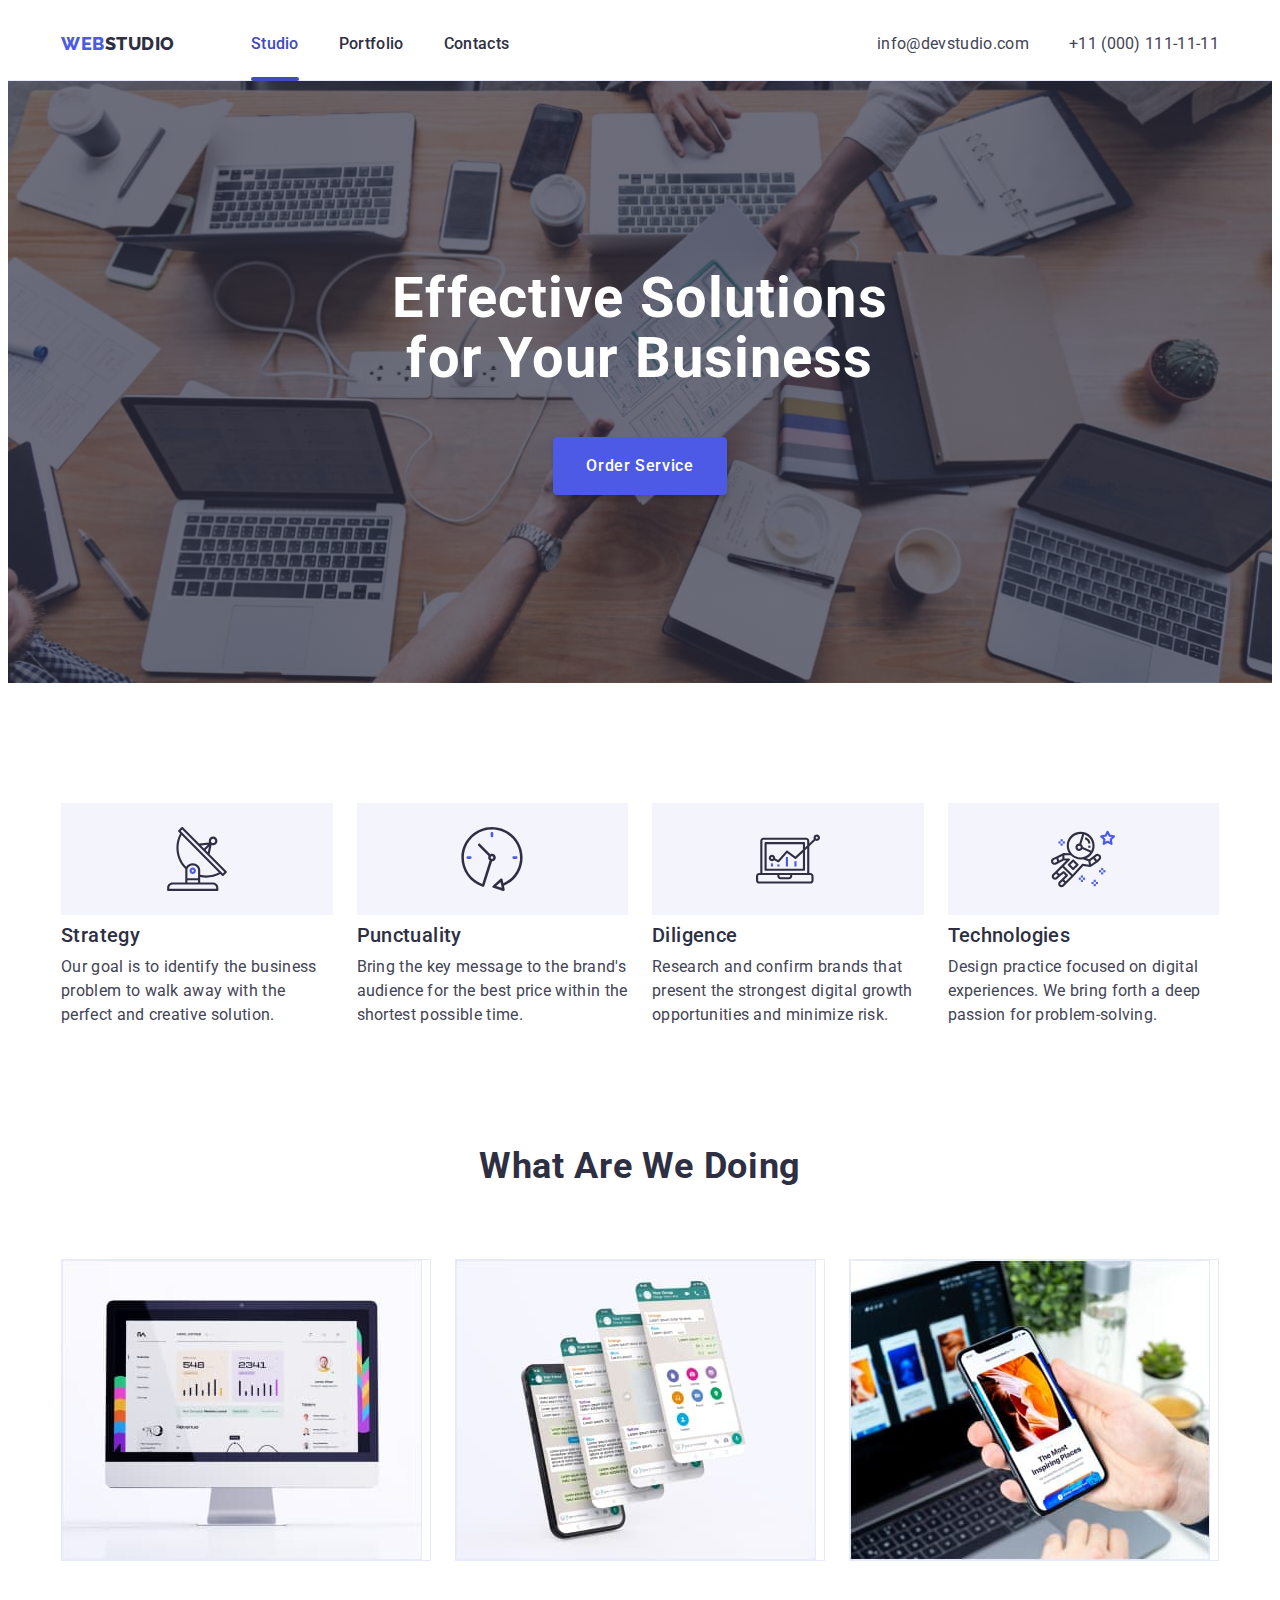
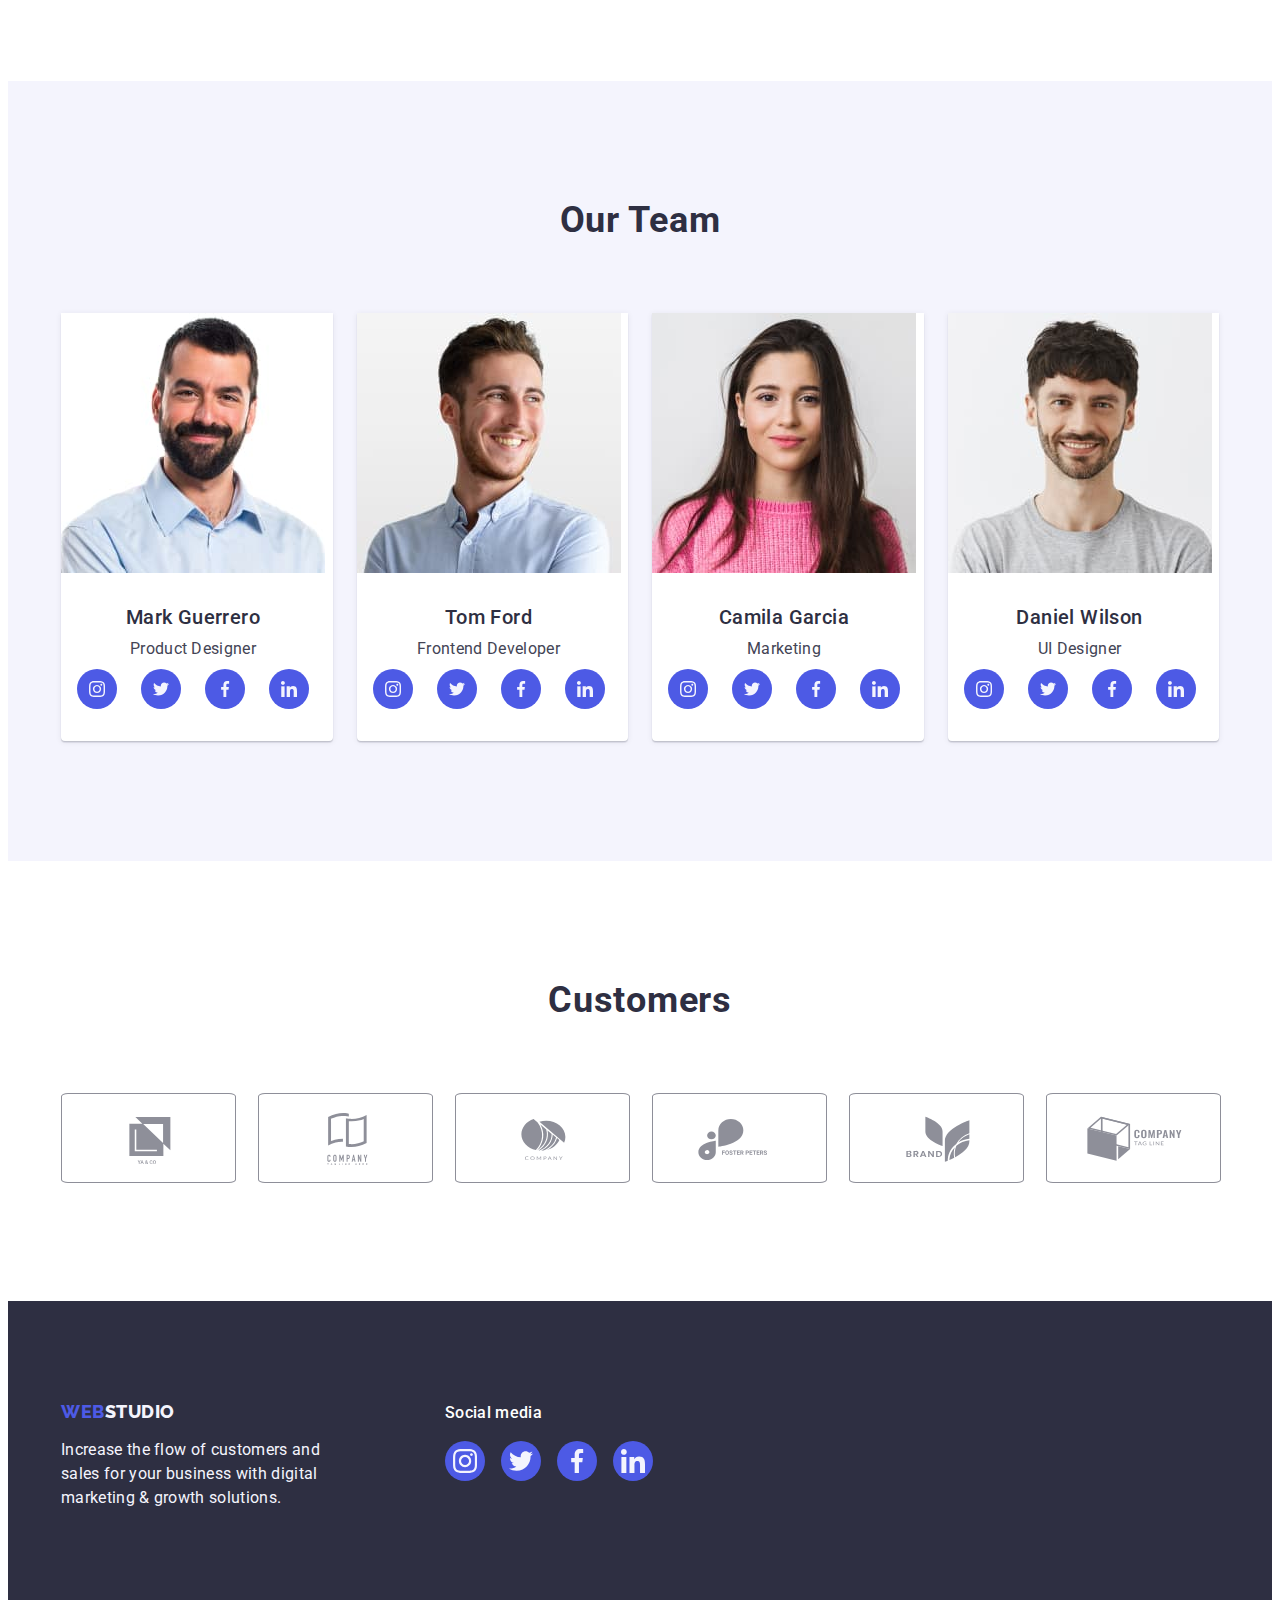
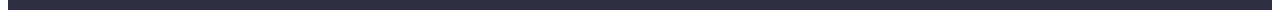
<file: index.html>
<!DOCTYPE html>
<html lang="en">
  <head>
    <meta charset="UTF-8" />
    <meta http-equiv="X-UA-Compatible" content="IE=edge" />
    <meta name="viewport" content="width=device-width, initial-scale=1.0" />
    <title>Студія</title>
    <link rel="preconnect" href="https://fonts.googleapis.com" />
    <link rel="preconnect" href="https://fonts.gstatic.com" crossorigin />
    <link
      href="https://fonts.googleapis.com/css2?family=Raleway:wght@800&family=Roboto:wght@400;500;700;900&display=swap"
      rel="stylesheet"
    />
    <link
      rel="stylesheet"
      href="https://cdnjs.cloudflare.com/ajax/libs/modern-normalize/1.1.0/modern-normalize.min.css"
      integrity="sha512-wpPYUAdjBVSE4KJnH1VR1HeZfpl1ub8YT/NKx4PuQ5NmX2tKuGu6U/JRp5y+Y8XG2tV+wKQpNHVUX03MfMFn9Q=="
      crossorigin="anonymous"
      referrerpolicy="no-referrer"
    />
    <link rel="stylesheet" href="./css/styles.css" />
  </head>
  <body class="body">
    <!-- Header -->
    <header class="header">
      <div class="container main-header">
        <nav class="header-navigation">
          <a href="./index.html" class="header-logo logo link"
            >Web<span class="color-logo">Studio</span></a
          >
          <ul class="header-list list">
            <li class="item">
              <a href="./index.html" class="header-link link active">Studio</a>
            </li>
            <li class="item">
              <a href="./portfolio.html" class="header-link link">Portfolio</a>
            </li>
            <li class="item">
              <a href="" class="header-link link">Contacts</a>
            </li>
          </ul>
        </nav>
        <address class="header-address">
          <ul class="header-address-list list">
            <li class="item">
              <a
                href="mailto:info@devstudio.com"
                class="header-address-link link"
                >info@devstudio.com</a
              >
            </li>
            <li class="item">
              <a href="tel:+110001111111" class="header-address-link link"
                >+11 (000) 111-11-11</a
              >
            </li>
          </ul>
        </address>
      </div>
    </header>

    <main>
      <!-- Hero -->
      <section class="hero">
        <div class="container">
          <h1 class="hero-title">Effective Solutions for Your Business</h1>
          <button type="button" class="hero-button button" data-modal-open>
            Order Service
          </button>
        </div>
      </section>

      <!-- Features -->
      <section class="features section">
        <div class="container">
          <h2 class="features-title section-title" hidden>Features</h2>
          <ul class="features-list list">
            <li class="features-item item">
              <div class="features-pic">
                <svg class="features-icon" width="64px" height="64px">
                  <use href="./images/icons/icons.svg#icon-icon-antenna"></use>
                </svg>
              </div>
              <h3 class="features-item-title item-title">Strategy</h3>
              <p class="features-text text">
                Our goal is to identify the business problem to walk away with
                the perfect and creative solution.
              </p>
            </li>
            <li class="features-item item">
              <div class="features-pic">
                <svg class="features-icon" width="64px" height="64px">
                  <use href="./images/icons/icons.svg#icon-icon-clock"></use>
                </svg>
              </div>
              <h3 class="features-item-title item-title">Punctuality</h3>
              <p class="features-text text">
                Bring the key message to the brand's audience for the best price
                within the shortest possible time.
              </p>
            </li>
            <li class="features-item item">
              <div class="features-pic">
                <svg class="features-icon" width="64px" height="64px">
                  <use href="./images/icons/icons.svg#icon-icon-diagram"></use>
                </svg>
              </div>
              <h3 class="features-item-title item-title">Diligence</h3>
              <p class="features-text text">
                Research and confirm brands that present the strongest digital
                growth opportunities and minimize risk.
              </p>
            </li>
            <li class="features-item item">
              <div class="features-pic">
                <svg class="features-icon" width="64px" height="64px">
                  <use
                    href="./images/icons/icons.svg#icon-icon-astronaut"
                  ></use>
                </svg>
              </div>
              <h3 class="features-item-title item-title">Technologies</h3>
              <p class="features-text text">
                Design practice focused on digital experiences. We bring forth a
                deep passion for problem-solving.
              </p>
            </li>
          </ul>
        </div>
      </section>

      <!-- What are we doing -->
      <section class="doing section">
        <div class="container">
          <h2 class="doing-title section-title">What are we doing</h2>
          <ul class="doing-list list">
            <li class="doing-item item">
              <img
                src="./images/doing/pic-1.jpg"
                alt="monitor screen"
                width="360"
                height="300"
              />
            </li>
            <li class="doing-item item">
              <img
                src="./images/doing/pic-2.jpg"
                alt="mobile phone screen"
                width="360"
                height="300"
              />
            </li>
            <li class="doing-item item">
              <img
                src="./images/doing/pic-3.jpg"
                alt="laptop and mobile phone"
                width="360"
                height="300"
              />
            </li>
          </ul>
        </div>
      </section>

      <!-- Our Team -->
      <section class="team section">
        <div class="container">
          <h2 class="team-title section-title">Our Team</h2>
          <ul class="team-list list">
            <li class="team-item item">
              <div class="team-card-item">
                <div class="team-card-thumb">
                  <img
                    src="./images/employees/mark-guerrero.jpg"
                    alt="Mark Guerrero"
                    width="264"
                    height="260"
                  />
                </div>
                <div class="team-card-content">
                  <h3 class="team-item-title item-title">Mark Guerrero</h3>
                  <p class="team-text text">Product Designer</p>
                  <ul class="team-soc-list list">
                    <li class="team-soc-item">
                      <a href="" class="team-soc-link link">
                        <svg class="team-soc-icon" width="16" height="16">
                          <use
                            href="./images/icons/icons.svg#icon-instagram"
                          ></use>
                        </svg>
                      </a>
                    </li>
                    <li class="team-soc-item">
                      <a href="" class="team-soc-link link">
                        <svg class="team-soc-icon" width="16" height="16">
                          <use
                            href="./images/icons/icons.svg#icon-twitter"
                          ></use>
                        </svg>
                      </a>
                    </li>
                    <li class="team-soc-item">
                      <a href="" class="team-soc-link link">
                        <svg class="team-soc-icon" width="16" height="16">
                          <use
                            href="./images/icons/icons.svg#icon-facebook"
                          ></use>
                        </svg>
                      </a>
                    </li>
                    <li class="team-soc-item">
                      <a href="" class="team-soc-link link">
                        <svg class="team-soc-icon" width="16" height="16">
                          <use
                            href="./images/icons/icons.svg#icon-linkedin"
                          ></use>
                        </svg>
                      </a>
                    </li>
                  </ul>
                </div>
              </div>
            </li>

            <li class="team-item item">
              <div class="team-card-item">
                <div class="team-card-thumb">
                  <img
                    src="./images/employees/tom-ford.jpg"
                    alt="Tom Ford"
                    width="264"
                    height="260"
                  />
                </div>
                <div class="team-card-content">
                  <h3 class="team-item-title item-title">Tom Ford</h3>
                  <p class="team-text text">Frontend Developer</p>
                  <ul class="team-soc-list list">
                    <li class="team-soc-item">
                      <a href="" class="team-soc-link link">
                        <svg class="team-soc-icon" width="16" height="16">
                          <use
                            href="./images/icons/icons.svg#icon-instagram"
                          ></use>
                        </svg>
                      </a>
                    </li>
                    <li class="team-soc-item">
                      <a href="" class="team-soc-link link">
                        <svg class="team-soc-icon" width="16" height="16">
                          <use
                            href="./images/icons/icons.svg#icon-twitter"
                          ></use>
                        </svg>
                      </a>
                    </li>
                    <li class="team-soc-item">
                      <a href="" class="team-soc-link link">
                        <svg class="team-soc-icon" width="16" height="16">
                          <use
                            href="./images/icons/icons.svg#icon-facebook"
                          ></use>
                        </svg>
                      </a>
                    </li>
                    <li class="team-soc-item">
                      <a href="" class="team-soc-link link">
                        <svg class="team-soc-icon" width="16" height="16">
                          <use
                            href="./images/icons/icons.svg#icon-linkedin"
                          ></use>
                        </svg>
                      </a>
                    </li>
                  </ul>
                </div>
              </div>
            </li>

            <li class="team-item item">
              <div class="team-card-item">
                <div class="team-card-thumb">
                  <img
                    src="./images/employees/camila-garcia.jpg"
                    alt="Camila Garcia"
                    width="264"
                    height="260"
                  />
                </div>
                <div class="team-card-content">
                  <h3 class="team-item-title item-title">Camila Garcia</h3>
                  <p class="team-text text">Marketing</p>
                  <ul class="team-soc-list list">
                    <li class="team-soc-item">
                      <a href="" class="team-soc-link link">
                        <svg class="team-soc-icon" width="16" height="16">
                          <use
                            href="./images/icons/icons.svg#icon-instagram"
                          ></use>
                        </svg>
                      </a>
                    </li>
                    <li class="team-soc-item">
                      <a href="" class="team-soc-link link">
                        <svg class="team-soc-icon" width="16" height="16">
                          <use
                            href="./images/icons/icons.svg#icon-twitter"
                          ></use>
                        </svg>
                      </a>
                    </li>
                    <li class="team-soc-item">
                      <a href="" class="team-soc-link link">
                        <svg class="team-soc-icon" width="16" height="16">
                          <use
                            href="./images/icons/icons.svg#icon-facebook"
                          ></use>
                        </svg>
                      </a>
                    </li>
                    <li class="team-soc-item">
                      <a href="" class="team-soc-link link">
                        <svg class="team-soc-icon" width="16" height="16">
                          <use
                            href="./images/icons/icons.svg#icon-linkedin"
                          ></use>
                        </svg>
                      </a>
                    </li>
                  </ul>
                </div>
              </div>
            </li>

            <li class="team-item item">
              <div class="team-card-item">
                <div class="team-card-thumb">
                  <img
                    src="./images/employees/daniel-wilson.jpg"
                    alt="Daniel Wilson"
                    width="264"
                    height="260"
                  />
                </div>
                <div class="team-card-content">
                  <h3 class="team-item-title item-title">Daniel Wilson</h3>
                  <p class="team-text text">UI Designer</p>
                  <ul class="team-soc-list list">
                    <li class="team-soc-item">
                      <a href="" class="team-soc-link link">
                        <svg class="team-soc-icon" width="16" height="16">
                          <use
                            href="./images/icons/icons.svg#icon-instagram"
                          ></use>
                        </svg>
                      </a>
                    </li>
                    <li class="team-soc-item">
                      <a href="" class="team-soc-link link">
                        <svg class="team-soc-icon" width="16" height="16">
                          <use
                            href="./images/icons/icons.svg#icon-twitter"
                          ></use>
                        </svg>
                      </a>
                    </li>
                    <li class="team-soc-item">
                      <a href="" class="team-soc-link link">
                        <svg class="team-soc-icon" width="16" height="16">
                          <use
                            href="./images/icons/icons.svg#icon-facebook"
                          ></use>
                        </svg>
                      </a>
                    </li>
                    <li class="team-soc-item">
                      <a href="" class="team-soc-link link">
                        <svg class="team-soc-icon" width="16" height="16">
                          <use
                            href="./images/icons/icons.svg#icon-linkedin"
                          ></use>
                        </svg>
                      </a>
                    </li>
                  </ul>
                </div>
              </div>
            </li>
          </ul>
        </div>
      </section>

      <!-- Customers -->
      <section class="customers section">
        <div class="container">
          <h2 class="customers-title section-title">Customers</h2>
          <ul class="customers-list list">
            <li class="customers-item">
              <a href="" class="customers-link link">
                <svg class="customers-icon" width="104" height="56">
                  <use href="./images/icons/icons.svg#icon-logo-client1"></use>
                </svg>
              </a>
            </li>
            <li class="customers-item">
              <a href="" class="customers-link link">
                <svg class="customers-icon" width="104" height="56">
                  <use href="./images/icons/icons.svg#icon-logo-client2"></use>
                </svg>
              </a>
            </li>
            <li class="customers-item">
              <a href="" class="customers-link link">
                <svg class="customers-icon" width="104" height="56">
                  <use href="./images/icons/icons.svg#icon-logo-client3"></use>
                </svg>
              </a>
            </li>
            <li class="customers-item">
              <a href="" class="customers-link link">
                <svg class="customers-icon" width="104" height="56">
                  <use href="./images/icons/icons.svg#icon-logo-client4"></use>
                </svg>
              </a>
            </li>
            <li class="customers-item">
              <a href="" class="customers-link link">
                <svg class="customers-icon" width="104" height="56">
                  <use href="./images/icons/icons.svg#icon-logo-client5"></use>
                </svg>
              </a>
            </li>
            <li class="customers-item">
              <a href="" class="customers-link link">
                <svg class="customers-icon" width="104" height="56">
                  <use href="./images/icons/icons.svg#icon-logo-client6"></use>
                </svg>
              </a>
            </li>
          </ul>
        </div>
      </section>
    </main>

    <!-- Footer -->
    <footer class="footer">
      <div class="container main-footer">
        <div class="footer-logo-text">
          <a href="./index.html" class="footer-logo logo link"
            >Web<span class="color-logo-footer">Studio</span></a
          >
          <p class="footer-text">
            Increase the flow of customers and sales for your business with
            digital marketing & growth solutions.
          </p>
        </div>
        <div class="footer-sotial-media">
          <p class="footer-sotial-title">Social media</p>
          <ul class="footer-soc-list list">
            <li class="footer-soc-item item">
              <a href="" class="footer-soc-link link">
                <svg class="footer-soc-icon" width="24" height="24">
                  <use href="./images/icons/icons.svg#icon-instagram"></use>
                </svg>
              </a>
            </li>
            <li class="footer-soc-item item">
              <a href="" class="footer-soc-link link">
                <svg class="footer-soc-icon" width="24" height="24">
                  <use href="./images/icons/icons.svg#icon-twitter"></use>
                </svg>
              </a>
            </li>
            <li class="footer-soc-item item">
              <a href="" class="footer-soc-link link">
                <svg class="footer-soc-icon" width="24" height="24">
                  <use href="./images/icons/icons.svg#icon-facebook"></use>
                </svg>
              </a>
            </li>
            <li class="footer-soc-item item">
              <a href="" class="footer-soc-link link">
                <svg class="footer-soc-icon" width="24" height="24">
                  <use href="./images/icons/icons.svg#icon-linkedin"></use>
                </svg>
              </a>
            </li>
          </ul>
        </div>
      </div>
    </footer>

    <div class="backdrop is-hidden" data-modal>
      <div class="modal">
        <button type="button" class="modal-close-btn" data-modal-close>
          <svg class="modal-close-btn-icon" width="8" height="8">
            <use href="./images/icons/icons.svg#icon-clouse-modal"></use>
          </svg>
        </button>
      </div>
    </div>

    <script src="./js/modal.js"></script>
  </body>
</html>
</file>
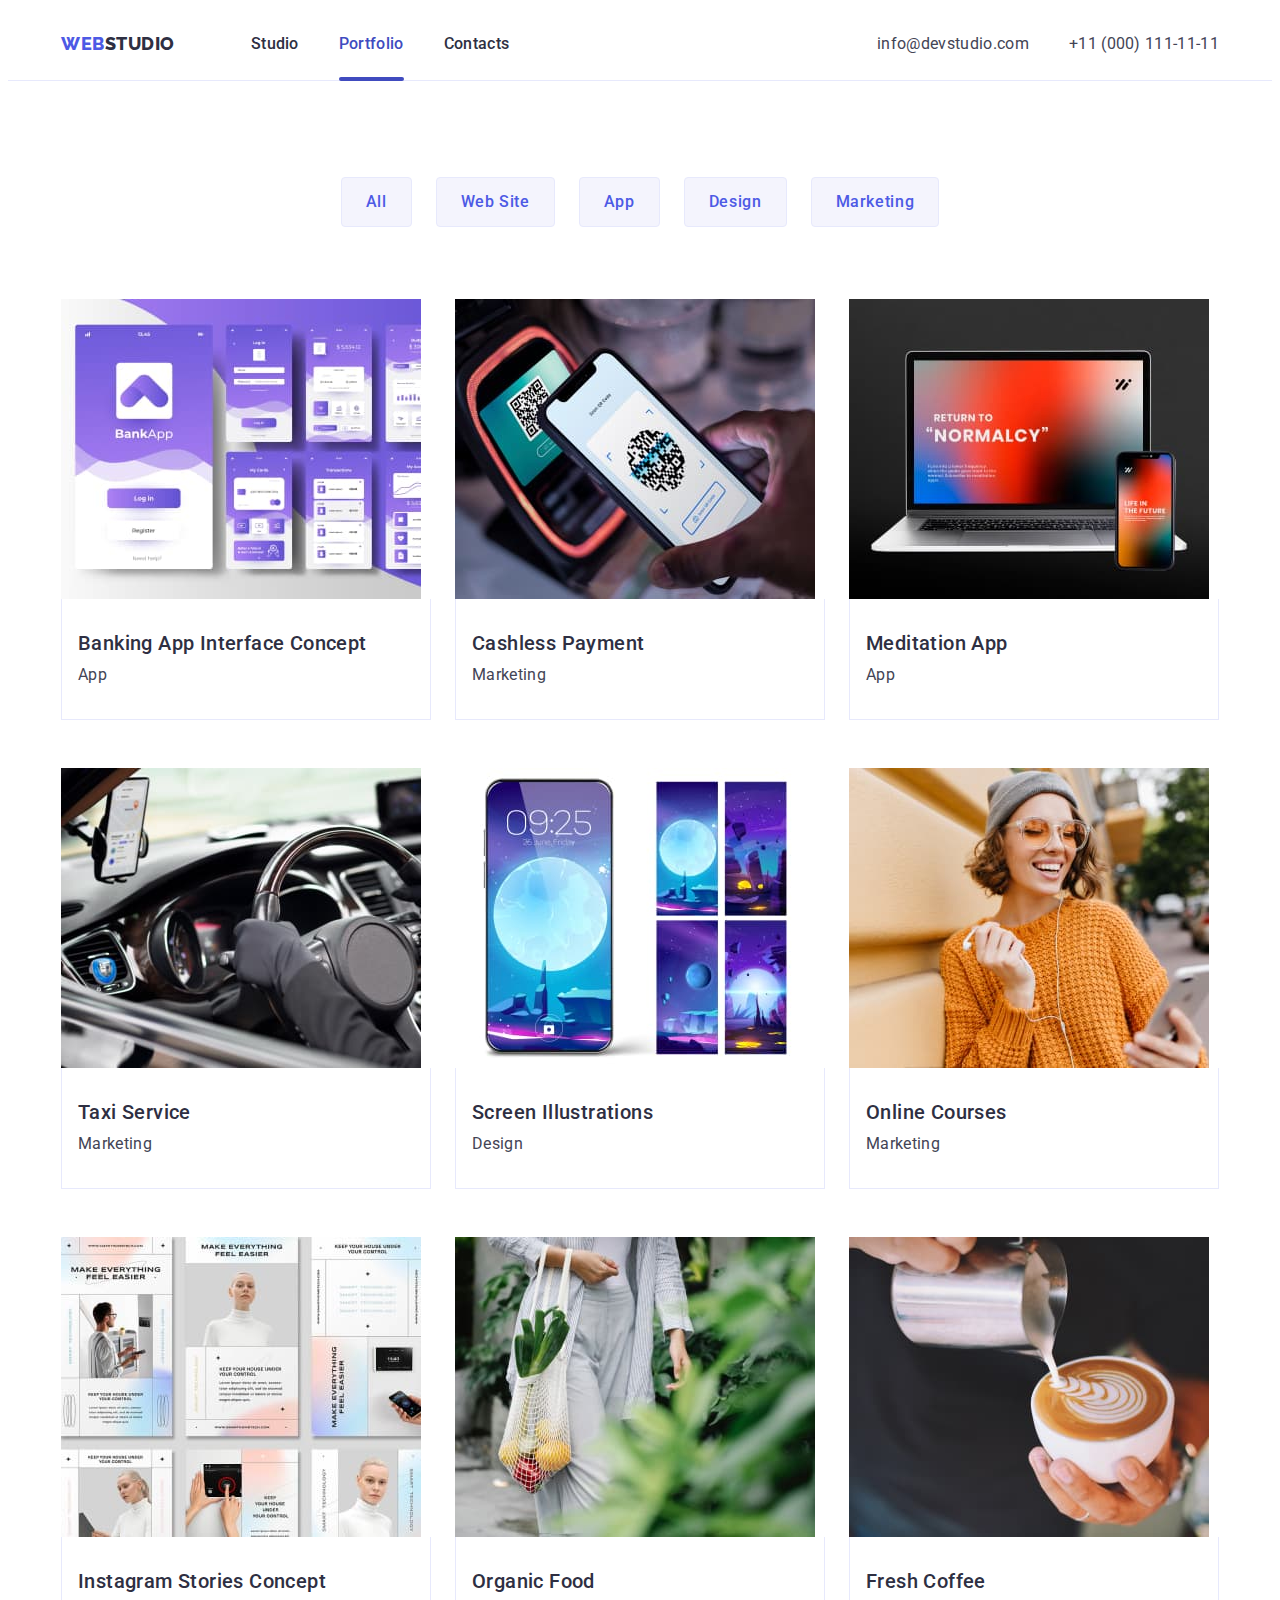
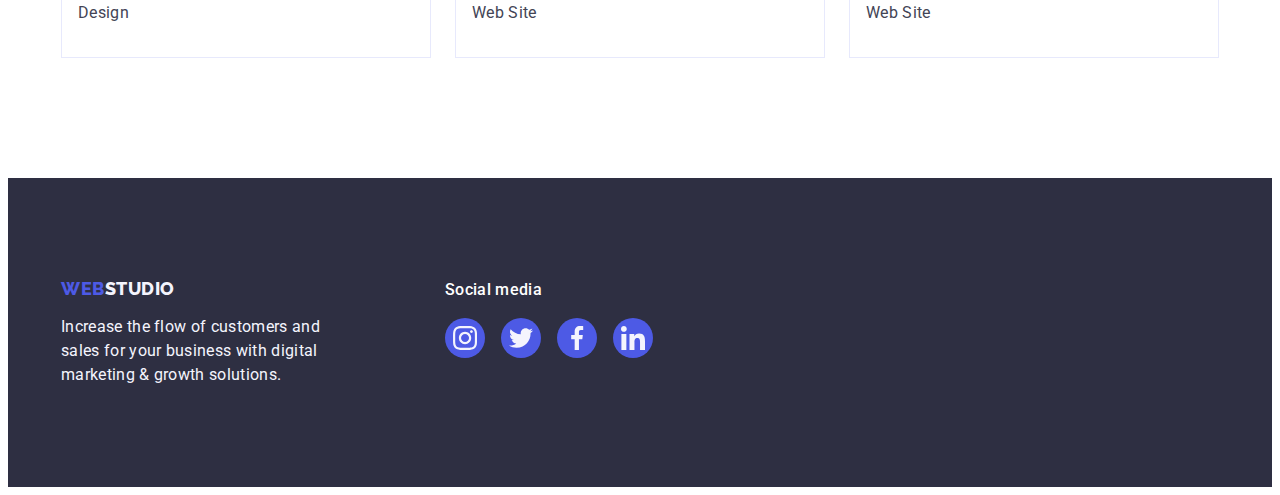
<file: portfolio.html>
<!DOCTYPE html>
<html lang="en">
  <head>
    <meta charset="UTF-8" />
    <meta http-equiv="X-UA-Compatible" content="IE=edge" />
    <meta name="viewport" content="width=device-width, initial-scale=1.0" />
    <title>Портфоліо</title>
    <link rel="preconnect" href="https://fonts.googleapis.com" />
    <link rel="preconnect" href="https://fonts.gstatic.com" crossorigin />
    <link
      href="https://fonts.googleapis.com/css2?family=Raleway:wght@800&family=Roboto:wght@400;500;700;900&display=swap"
      rel="stylesheet"
    />
    <link
      rel="stylesheet"
      href="https://cdnjs.cloudflare.com/ajax/libs/modern-normalize/1.1.0/modern-normalize.min.css"
      integrity="sha512-wpPYUAdjBVSE4KJnH1VR1HeZfpl1ub8YT/NKx4PuQ5NmX2tKuGu6U/JRp5y+Y8XG2tV+wKQpNHVUX03MfMFn9Q=="
      crossorigin="anonymous"
      referrerpolicy="no-referrer"
    />
    <link rel="stylesheet" href="./css/styles.css" />
  </head>
  <body class="body">
    <!-- Header -->
    <header class="header">
      <div class="container main-header">
        <nav class="header-navigation">
          <a href="./index.html" class="header-logo logo link"
            >Web<span class="color-logo">Studio</span></a
          >
          <ul class="header-list list">
            <li class="item">
              <a href="./index.html" class="header-link link">Studio</a>
            </li>
            <li class="item">
              <a href="./portfolio.html" class="header-link link active"
                >Portfolio</a
              >
            </li>
            <li class="item">
              <a href="" class="header-link link">Contacts</a>
            </li>
          </ul>
        </nav>
        <address class="header-address">
          <ul class="header-address-list list">
            <li class="item">
              <a
                href="mailto:info@devstudio.com"
                class="header-address-link link"
                >info@devstudio.com</a
              >
            </li>
            <li class="item">
              <a href="tel:+110001111111" class="header-address-link link"
                >+11 (000) 111-11-11</a
              >
            </li>
          </ul>
        </address>
      </div>
    </header>
    <main>
      <!--Portfolio-->
      <section class="portfolio">
        <div class="container">
          <h1 class="Portfolio section" hidden>Portfolio</h1>
          <ul class="filter-list list">
            <li>
              <button type="button" class="filter-list-btn button">All</button>
            </li>
            <li>
              <button type="button" class="filter-list-btn button">
                Web Site
              </button>
            </li>
            <li>
              <button type="button" class="filter-list-btn button">App</button>
            </li>
            <li>
              <button type="button" class="filter-list-btn button">
                Design
              </button>
            </li>
            <li>
              <button type="button" class="filter-list-btn button">
                Marketing
              </button>
            </li>
          </ul>

          <ul class="portfolio-list list">
            <li class="portfolio-item item">
              <a href="" class="portfolio-link link">
                <div class="card-thumb">
                  <img
                    src="./images/portfolio/banking-app.jpg"
                    alt="Banking App Interface Concept"
                    width="360"
                    height="300"
                  />
                  <p class="portfolio-overlay text">
                    14 Stylish and User-Friendly App Design Concepts · Task
                    Manager App · Calorie Tracker App · Exotic Fruit Ecommerce
                    App · Cloud Storage App
                  </p>
                </div>
                <div class="card-content">
                  <h2 class="portfolio-item-title item-title">
                    Banking App Interface Concept
                  </h2>
                  <p class="portfolio-text text">App</p>
                </div>
              </a>
            </li>

            <li class="portfolio-item item">
              <a href="" class="portfolio-link link">
                <div class="card-thumb">
                  <img
                    src="./images/portfolio/cashless-payment.jpg"
                    alt="Cashless Payment"
                    width="360"
                    height="300"
                  />
                  <p class="portfolio-overlay text">
                    14 Stylish and User-Friendly App Design Concepts · Task
                    Manager App · Calorie Tracker App · Exotic Fruit Ecommerce
                    App · Cloud Storage App
                  </p>
                </div>
                <div class="card-content">
                  <h2 class="portfolio-item-title item-title">
                    Cashless Payment
                  </h2>
                  <p class="portfolio-text text">Marketing</p>
                </div>
              </a>
            </li>

            <li class="portfolio-item item">
              <a href="" class="portfolio-link link">
                <div class="card-thumb">
                  <img
                    src="./images/portfolio/meditation-app.jpg"
                    alt="Meditation App"
                    width="360"
                    height="300"
                  />
                  <p class="portfolio-overlay text">
                    14 Stylish and User-Friendly App Design Concepts · Task
                    Manager App · Calorie Tracker App · Exotic Fruit Ecommerce
                    App · Cloud Storage App
                  </p>
                </div>
                <div class="card-content">
                  <h2 class="portfolio-item-title item-title">
                    Meditation App
                  </h2>
                  <p class="portfolio-text text">App</p>
                </div>
              </a>
            </li>

            <li class="portfolio-item item">
              <a href="" class="portfolio-link link">
                <div class="card-thumb">
                  <img
                    src="./images/portfolio/taxi-service.jpg"
                    alt="Taxi Service"
                    width="360"
                    height="300"
                  />
                  <p class="portfolio-overlay text">
                    14 Stylish and User-Friendly App Design Concepts · Task
                    Manager App · Calorie Tracker App · Exotic Fruit Ecommerce
                    App · Cloud Storage App
                  </p>
                </div>
                <div class="card-content">
                  <h2 class="portfolio-item-title item-title">Taxi Service</h2>
                  <p class="portfolio-text text">Marketing</p>
                </div>
              </a>
            </li>

            <li class="portfolio-item item">
              <a href="" class="portfolio-link link">
                <div class="card-thumb">
                  <img
                    src="./images/portfolio/screen-illustrations.jpg"
                    alt="Screen Illustrations"
                    width="360"
                    height="300"
                  />
                  <p class="portfolio-overlay text">
                    14 Stylish and User-Friendly App Design Concepts · Task
                    Manager App · Calorie Tracker App · Exotic Fruit Ecommerce
                    App · Cloud Storage App
                  </p>
                </div>
                <div class="card-content">
                  <h2 class="portfolio-item-title item-title">
                    Screen Illustrations
                  </h2>
                  <p class="portfolio-text text">Design</p>
                </div>
              </a>
            </li>

            <li class="portfolio-item item">
              <a href="" class="portfolio-link link">
                <div class="card-thumb">
                  <img
                    src="./images/portfolio/online-courses.jpg"
                    alt="Online Courses"
                    width="360"
                    height="300"
                  />
                  <p class="portfolio-overlay text">
                    14 Stylish and User-Friendly App Design Concepts · Task
                    Manager App · Calorie Tracker App · Exotic Fruit Ecommerce
                    App · Cloud Storage App
                  </p>
                </div>
                <div class="card-content">
                  <h2 class="portfolio-item-title item-title">
                    Online Courses
                  </h2>
                  <p class="portfolio-text text">Marketing</p>
                </div>
              </a>
            </li>

            <li class="portfolio-item item">
              <a href="" class="portfolio-link link">
                <div class="card-thumb">
                  <img
                    src="./images/portfolio/instagram-stories.jpg"
                    alt="Instagram Stories Concept"
                    width="360"
                    height="300"
                  />
                  <p class="portfolio-overlay text">
                    14 Stylish and User-Friendly App Design Concepts · Task
                    Manager App · Calorie Tracker App · Exotic Fruit Ecommerce
                    App · Cloud Storage App
                  </p>
                </div>
                <div class="card-content">
                  <h2 class="portfolio-item-title item-title">
                    Instagram Stories Concept
                  </h2>
                  <p class="portfolio-text text">Design</p>
                </div>
              </a>
            </li>

            <li class="portfolio-item item">
              <a href="" class="portfolio-link link">
                <div class="card-thumb">
                  <img
                    src="./images/portfolio/organic-food.jpg"
                    alt="Organic Food"
                    width="360"
                    height="300"
                  />
                  <p class="portfolio-overlay text">
                    14 Stylish and User-Friendly App Design Concepts · Task
                    Manager App · Calorie Tracker App · Exotic Fruit Ecommerce
                    App · Cloud Storage App
                  </p>
                </div>
                <div class="card-content">
                  <h2 class="portfolio-item-title item-title">Organic Food</h2>
                  <p class="portfolio-text text">Web Site</p>
                </div>
              </a>
            </li>

            <li class="portfolio-item item">
              <a href="" class="portfolio-link link">
                <div class="card-thumb">
                  <img
                    src="./images/portfolio/fresh-coffee.jpg"
                    alt="Fresh Coffee"
                    width="360"
                    height="300"
                  />
                  <p class="portfolio-overlay text">
                    14 Stylish and User-Friendly App Design Concepts · Task
                    Manager App · Calorie Tracker App · Exotic Fruit Ecommerce
                    App · Cloud Storage App
                  </p>
                </div>
                <div class="card-content">
                  <h2 class="portfolio-item-title item-title">Fresh Coffee</h2>
                  <p class="portfolio-text text">Web Site</p>
                </div>
              </a>
            </li>
          </ul>
        </div>
      </section>
    </main>
    <!-- Footer -->
    <footer class="footer">
      <div class="container main-footer">
        <div class="footer-logo-text">
          <a href="./index.html" class="footer-logo logo link"
            >Web<span class="color-logo-footer">Studio</span></a
          >
          <p class="footer-text">
            Increase the flow of customers and sales for your business with
            digital marketing & growth solutions.
          </p>
        </div>
        <div class="footer-sotial-media">
          <p class="footer-sotial-title">Social media</p>
          <ul class="footer-soc-list list">
            <li class="footer-soc-item item">
              <a href="" class="footer-soc-link link">
                <svg class="footer-soc-icon" width="24" height="24">
                  <use href="./images/icons/icons.svg#icon-instagram"></use>
                </svg>
              </a>
            </li>
            <li class="footer-soc-item item">
              <a href="" class="footer-soc-link link">
                <svg class="footer-soc-icon" width="24" height="24">
                  <use href="./images/icons/icons.svg#icon-twitter"></use>
                </svg>
              </a>
            </li>
            <li class="footer-soc-item item">
              <a href="" class="footer-soc-link link">
                <svg class="footer-soc-icon" width="24" height="24">
                  <use href="./images/icons/icons.svg#icon-facebook"></use>
                </svg>
              </a>
            </li>
            <li class="footer-soc-item item">
              <a href="" class="footer-soc-link link">
                <svg class="footer-soc-icon" width="24" height="24">
                  <use href="./images/icons/icons.svg#icon-linkedin"></use>
                </svg>
              </a>
            </li>
          </ul>
        </div>
      </div>
    </footer>
  </body>
</html>
</file>
<file: css/styles.css>
:root {
        --primary-text-color-slate: #434455; 
        --title-text-color-navy-blue: #2e2f42;
        --title-hero-color-white: #FFFFFF;
        --actent-color-iris: #4D5AE5;
        --active-color-ocean: #404BBF;
        --primary-bg-color-white: #FFFFFF;
        --dark-bg-color: #2E2F42;
        --color-green: #31d0aa;
        --color-light-slate: #8e8f99;
        --color-client-icon: #8e8f99;
        --color-cornflower: #e7e9fc;
        --color-cloud: #f4f4fd;
        --color-dairy: #fcfcfc;
        --color-border: #E7E9FC;
        --bg-gradient: linear-gradient(rgba(46, 47, 66, 0.7), rgba(46, 47, 66, 0.7));
        --transision-dur-and-func: 250ms cubic-bezier(0.4, 0, 0.2, 1)
    }

    p,h1,h2,h3,h4,h5,h6 {
        margin: 0;
    }

    ul {
        margin: 0;
        padding-left: 0;
    }

    button {
        cursor: pointer;
    }

    img {
        display: block;
        max-width: 100%;
    }

    body {
        font-family: 'Roboto', sans-serif;
        background-color: var(--primary-bg-color-white);
        color: var(--primary-text-color-slate);
        letter-spacing: 0.02em;
    }

    .list {
        list-style: none; 
    }

    .link {
        text-decoration: none;
    }

    .button {
        font-family: inherit;
    }

    .container {
        width: 1158px;
        padding-left: 15px;
        padding-right: 15px;
        margin-left: auto;
        margin-right: auto;
    }

    .section-title {
        font-size: 36px;
        line-height: 1.11;
        letter-spacing: 0.02em;
        text-align: center;
        text-transform: capitalize;
        color: var(--title-text-color-navy-blue);
    }

    .text {
        font-size: 16px;
        line-height: 1.5;
        color: var(--primary-text-color-slate);
    }

    .item-title {
        font-weight: 500;
        font-size: 20px;
        line-height: 1.2;
        letter-spacing: 0.02em;
        color: var(--title-text-color-navy-blue);
    }

    /** -------------------HEADER------------------- */
    .header {
        border-bottom: 1px solid var(--color-border); 
    }

    .main-header {
        display: flex;
        align-items: center;
    }

    .header-navigation {
        display: flex;
        align-items: center;
    }

    .header-logo{
        display: block;
        /* padding-top: 24px;
        padding-bottom: 24px; */
        font-family: 'Raleway', sans-serif;
        font-style: normal;
        font-weight: 800;
        font-size: 18px;
        line-height: 1.17;
        letter-spacing: 0.03em;
        text-transform: uppercase;
        color: var(--actent-color-iris);
    }

    .color-logo  {
        color: var(--title-text-color-navy-blue);
    }

    .header-list {
        display: flex;
        margin-left: 76px;
    }

    .header-list .item + .item {
        margin-left: 40px;
    }

    .header-link {
        display: block;
        position: relative;
        padding-top: 24px;
        padding-bottom: 24px;
        color: var(--title-text-color-navy-blue);
        font-weight: 500;
        font-size: 16px;
        line-height: 1.5;
        letter-spacing: 0.02em;  
        transition: color var(--transision-dur-and-func);
    }

    .header-link:hover,
    .header-link:focus {
        color: var(--active-color-ocean);
    }

    .header-link.active {
        color: var(--active-color-ocean);
    }

    .active::after {
        content:"";
        position: absolute;
        background-color: var(--active-color-ocean);
        width: 100%;
        height: 4px;
        left: 0px;
        bottom:-1px;
        border-radius: 2px;
    }

    .header-link-current {
        color: var(--active-color-ocean);}

    .header-address {
        margin-left: auto;
        text-decoration: none;
        font-style: normal;
        color: var(--primary-text-color-slate);
    }

    .header-address-list {
        display: flex;
    }

    .header-address-list .item +.item {
        margin-left: 40px;
    }

    .header-address-link {
    font-style: normal;
    font-weight: 400;
    font-size: 16px;
    line-height: 1.5;
    color: var(--primary-text-color-slate);
    transition: color var(--transision-dur-and-func);
    }

    .header-address-link:hover,
    .header-address-link:focus {
    color: var(--active-color-ocean)
    } 


    /** -------------------HERO------------------- */

    .hero {
        background: var(--dark-bg-color);
        max-width: 1440px;
        margin-left: auto;
        margin-right: auto;
        padding-top: 188px;
        padding-bottom: 188px;
        background-image: var(--bg-gradient),
        url(../images/hero-bg.jpg);
        background-repeat: no-repeat;
        background-position: center;
        background-size: cover;
    }  

    .hero-title {
        font-style: normal;
        font-weight: 700;
        font-size: 56px;
        line-height: 1.07;
        text-align: center;
        letter-spacing: 0.02em;
        color: var(--title-hero-color-white);
        max-width: 496px;
        margin-left: auto;
        margin-right: auto;
        margin-bottom: 48px;
    }
        
    .hero-button {
        display: block;
        margin-left: auto;
        margin-right: auto;
        font-family: inherit;
        font-weight: 500;
        font-size: 16px;
        line-height: 1.5;
        letter-spacing: 0.04em;
        color: var(--title-hero-color-white);
        background: var(--actent-color-iris);
        padding: 16px 32px;
        border: 1px solid var(--actent-color-iris);
        box-shadow: 0px 4px 4px rgba(0, 0, 0, 0.15);
        border-radius: 4px;
        transition: background-color var(--transision-dur-and-func), border-color var(--transision-dur-and-func);
    }

    .hero-button:hover,
    .hero-button:focus {
        background-color: var(--active-color-ocean);
        border-color: var(--active-color-ocean);
    }
    
    /** -------------------FEATURES------------------- */

    .features {
        padding-top: 120px;
        padding-bottom: 120px;
    }

    .features-title {
        letter-spacing: 0.02em;
    }

    .features-list {
        display: flex;
        justify-content: center;
        gap: 24px;
    }

    .features-item {
        flex-basis: calc((100% - 72px) / 4);
        display: block;
    }

    .features-pic {
        height: 112px;
        background: var(--color-cloud);
        margin-bottom: 8px;
        display: flex;
        align-items: center;
        justify-content: center;
    }

    .features-item-title {
        display:block;
        margin-bottom: 8px;
    }

    .features-text {
        display: block;
    }
        
    /** -------------------WHAT ARE WE DOING------------------- */

    .doing {
        padding-bottom: 120px;
    }

    .doing-title {
        margin-bottom: 72px;
    }

    .doing-list {
        display: flex;
        margin-left: -24px;
    }

    .doing-item {
        flex-basis: calc(100% / 3 - 24px);
        margin-left: 24px;
        border: 1px solid var(--color-border);
    }

    /** -------------------OUR TEAM------------------- */
  
    .team {
        background-color: var(--color-cloud);
        padding-top: 120px;
        padding-bottom: 120px;
    } 

    .team-title {
        letter-spacing: 0.02em;
        margin-bottom: 72px;
        }    
        
    .team-list {
        display: flex;
        margin-left: -24px;
    }    

    .team-item {
        display: flex;
        flex-basis: calc(100% / 4 - 24px);
        margin-left: 24px;
        background-color: var(--primary-bg-color-white);
        box-shadow: 0px 1px 6px rgba(46, 47, 66, 0.08), 0px 1px 1px rgba(46, 47, 66, 0.16), 0px 2px 1px rgba(46, 47, 66, 0.08);
        border-radius: 0px 0px 4px 4px;
    }
    
    .team-item-title {
        letter-spacing: 0.02em;
        margin-bottom: 8px;
    }    
    
    .team-text {
        margin-bottom: 8px;
    }

    .team-card-content {
        text-align: center;
        padding-top: 32px;
        padding-bottom: 32px;
    }

    .team-soc-list {
        display: flex;
        justify-content: center;
        gap: 24px;
        }
    
    .team-soc-item {
        width: 40px;
        height: 40px;
        }
    
    .team-soc-link {
        width: 100%;
        height: 100%;
        border-radius: 50%;    
        background-color: var(--actent-color-iris);
        display: flex;
        align-items: center;
        justify-content: center;
        transition: background-color var(--transision-dur-and-func);
    }

    .team-soc-link:hover,
    .tean-soc-link:focus {
        background-color: var(--active-color-ocean);
    }

    .team-soc-icon  {
        fill: var(--color-cloud);
    }
    

    /** -----------------CUCTOMERS------ **/

    .customers {
        padding-top: 120px;
        padding-bottom: 120px;
    }

    .customers-title {
        letter-spacing: 0.02em;
        margin-bottom: 72px;
    }
       
    .customers-list {
        display: flex;
        justify-content: center;
        gap: 24px;
    }
    
    .customers-item {
        flex-basis: calc((100% - 120px) / 6);
        display: block;
        height: 88px;
    }

    
    .customers-link {
        height: 100%;
        width: 100%;
        display: flex;
        align-items: center;
        justify-content: center;
        color: var(--color-client-icon);
        border: 1px solid var(--color-light-slate);
        border-radius: 4%;
        transition: color var(--transision-dur-and-func);
    }
    
    .customers-icon {
        fill: currentColor; 
    
    }

    .customers-link:hover,
    .customers-link:focus {
        color: var(--active-color-ocean);
        border: 1px solid var(--active-color-ocean);
        border-radius: 4%;
    }


    /** -------------------FOOTER------------------- */

    .footer {
        background-color: var(--dark-bg-color);
        padding-top: 100px;
        padding-bottom: 100px;
    }

    .main-footer {
        display: flex;
        align-items: flex-start;
}

    .footer-logo-text {
        display: block;
        align-items: center;
        /* margin-right: auto; */
        width: 264px;
        padding-left: 0;
        padding-right: 0;
    }

    .footer-logo {
        display: block;
        font-family: 'Raleway', sans-serif;
        font-weight: 800;
        font-size: 18px;
        line-height: 1.17;
        letter-spacing: 0.03em;
        text-transform: uppercase;
        color: var(--actent-color-iris);
        margin-bottom: 16px;
    }

    .color-logo-footer {
        color: var(--color-cloud)
    }

    .footer-text {
        display: block;
        font-size: 16px;
        line-height: 1.5;
        color: var(--color-cloud);
    }
        
    .footer-sotial-media {
        display: block;
        margin-left: 120px;
        margin-right: auto;
        width: 208px;
        padding-left: 0;
        padding-right: 0;
    }

    .footer-sotial-title {
        font-weight: 500;
        font-size: 16px;
        line-height: 24px;
        letter-spacing: 0.02em;
        color: var(--title-hero-color-white);
        margin-bottom: 16px;
    }

    .footer-soc-list {
        display: flex;
        justify-content: flex-start;
        gap: 16px;
 }

    .footer-soc-item {
        width: 40px;
        height: 40px;
    }

    .footer-soc-link {
        height: 100%;
        border-radius: 50%;
        background-color: var(--actent-color-iris);
        display: flex;
        align-items: center;
        justify-content: center;
        width: 100%;
        transition: background-color var(--transision-dur-and-func);
    }

    .footer-soc-link:hover,
    .footer-soc-link:focus {
         background-color: var(--color-green);
    }



    .footer-soc-icon {
        fill: var(--color-cloud);
    }

    /** -------------------MODAL WINDOW------------------- */
    .backdrop {
        position: fixed;
        top: 0;
        left: 0;
        z-index: 100;
        width: 100%;
        height: 100%;
        opacity: 1;
        background-color: rgba(46, 47, 66, 0.4);
        transition: opacity var(--transision-dur-and-func), visibility var(--transision-dur-and-func);
    }

    .backdrop.is-hidden {
        opacity: 0; 
        visibility: hidden;
        pointer-events: none;
    }

    .modal {
        position: absolute;
        top: 50%;
        left: 50%;  
        transform: translate(-50%, -50%) scale(1);
        transition: transform var(--transision-dur-and-func);
        width: 408px;
        min-height: 576px;
        background-color: var(--color-dairy);
        box-shadow: 0px 1px 1px rgba(0, 0, 0, 0.14), 0px 1px 3px rgba(0, 0, 0, 0.12), 0px 2px 1px rgba(0, 0, 0, 0.2);
        border-radius: 4px;

    }

    .backdrop.is-hidden .modal {
        transform: translate(-50%, -50%) scale(0);
    }

    .modal-close-btn {
        position: absolute;
        top: 24px;
        right: 24px;
        display: flex;
        justify-content: center;
        align-items: center;
        width: 24px;
        height: 24px;
        border-radius: 50%;
        background-color: var(--color-border);
        border: 1px solid rgba(0, 0, 0, 0.1);
        padding: 0;
        transition: background-color var(--transision-dur-and-func);
    }

    .modal-close-btn-icon {
        transition: fill var(--transision-dur-and-func);
    }

    .modal-close-btn:hover,
    .modal-close-btn:focus {
        background-color: var(--active-color-ocean);
    }

    .modal-close-btn:hover .modal-close-btn-icon,
    .modal-close-btn:focus .modal-close-btn-icon {
        fill: var(--title-hero-color-white);
    }



    /** -------------------PORTFOLIO------------------- */

    .portfolio {
        padding-top: 96px;
        padding-bottom: 120px;
    }

    .filter-list {
        justify-content: center;
        margin-left: -24px;
        margin-bottom: 72px;
        display: flex;
    }

    .filter-list-btn {
        display: block;
        background-color: var(--color-cloud);
        font-weight: 500;
        font-size: 16px;
        line-height: 1.5;
        letter-spacing: 0.04em;
        color: var(--actent-color-iris);
        padding: 12px 24px;
        margin-left: 24px;
        border: 1px solid var(--color-border);
        border-radius: 4px;
        transition: color var(--transision-dur-and-func), background-color var(--transision-dur-and-func), border-color var(--transision-dur-and-func), box-shadow var(--transision-dur-and-func);
    }

    .filter-list-btn:hover,
    .filter-list-btn:focus {
        color: var(--title-hero-color-white);
        background-color: var(--active-color-ocean);
        border-color: var(--active-color-ocean);
        box-shadow: 0px 3px 1px rgba(0, 0, 0, 0.1), 0px 2px 1px rgba(0, 0, 0, 0.08), 0px 2px 2px rgba(0, 0, 0, 0.12);
    }

    .portfolio-list {
        display: flex;
        flex-wrap: wrap;
        gap: 48px 24px;
    }

    .portfolio-item {
        flex-basis: calc((100% - 48px) / 3);
        display: block;
    }

    .portfolio-link:hover .portfolio-overlay,
    .portfolio-link:focus .portfolio-overlay {
        transform: translate(0, 0);
        transition: transform var(--transision-dur-and-func);
    }    

    .portfolio-link {
        display: block;
        
    }

    .portfolio-link:hover,
    .portfolio-link:focus {
        box-shadow: 0px 1px 6px rgba(46, 47, 66, 0.08), 0px 1px 1px rgba(46, 47, 66, 0.16), 0px 2px 1px rgba(46, 47, 66, 0.08);
        transform: translate(0, 0);
        transition: transform var(--transision-dur-and-func);
    }

    .portfolio-item-title {
        margin-bottom: 8px;
    }

    .card-thumb {
        position: relative;
        overflow: hidden;
    }

    .portfolio-overlay {
        position: absolute;
        left: 0;
        top: 0;
        width: 100%;
        height: 100%;
        transform: translate(0, 100%);

        background-color: var(--actent-color-iris);
        font-weight: 400;
        font-size: 16px;
        line-height: 1.5;
        letter-spacing: 0.02em;
        color: var(--color-cloud);
        padding-top: 40px;
        padding-right: 32px;
        padding-left: 32px;
    }

    .card-content {
        padding: 32px 16px;
        border: 1px solid var(--color-border);
        border-top: none;
    }
</file>
